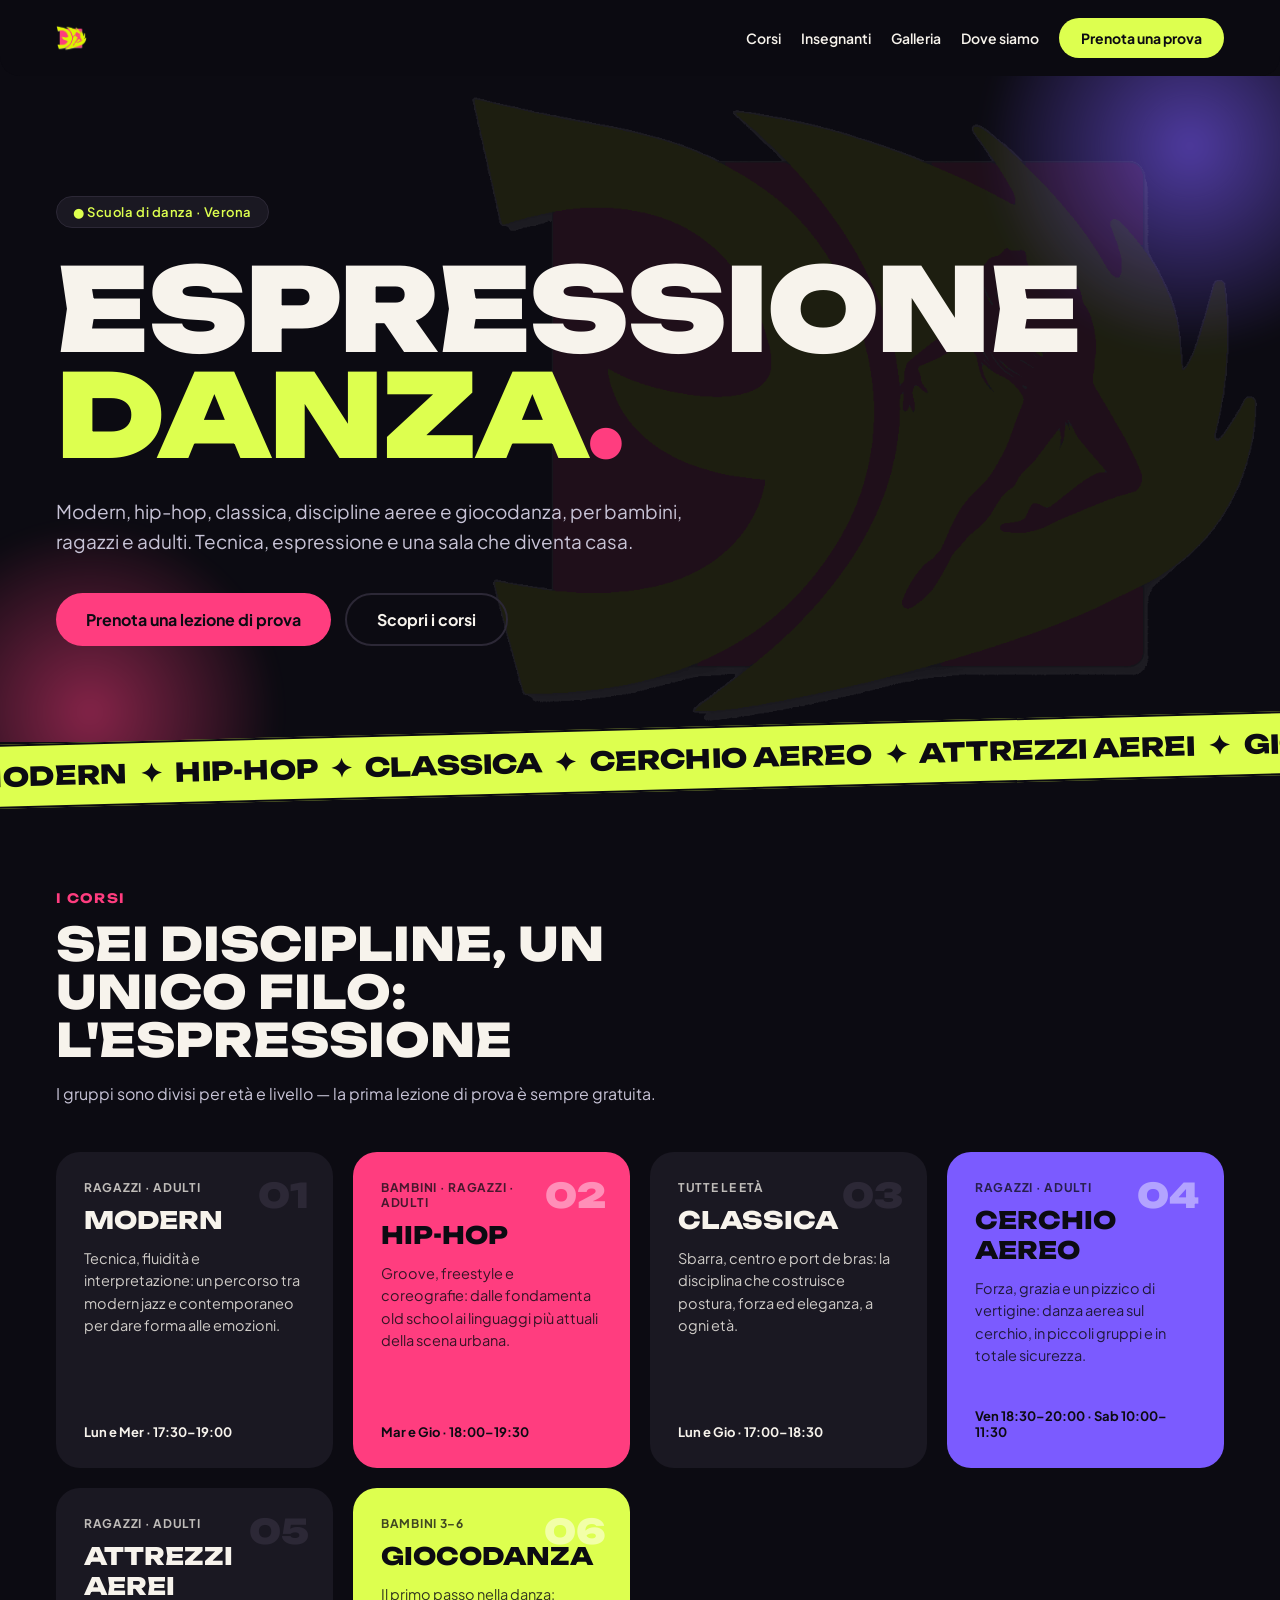
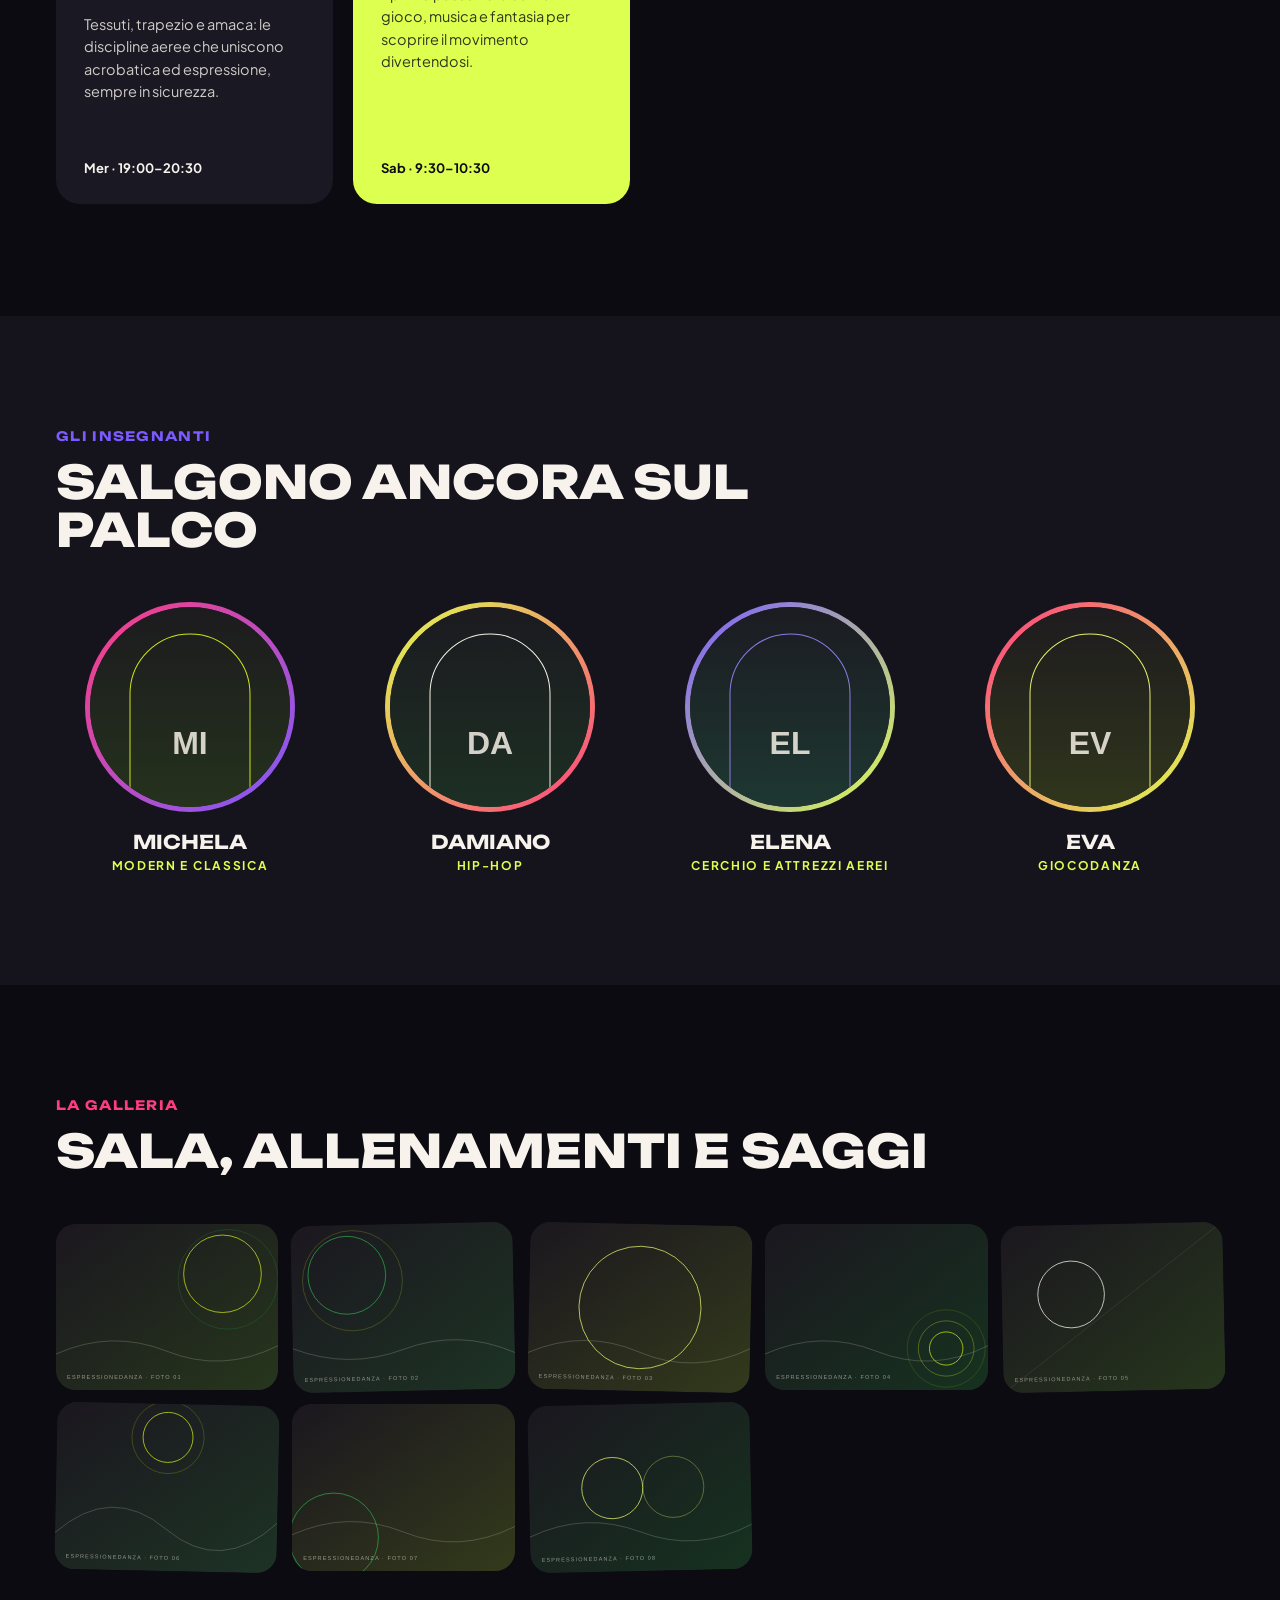
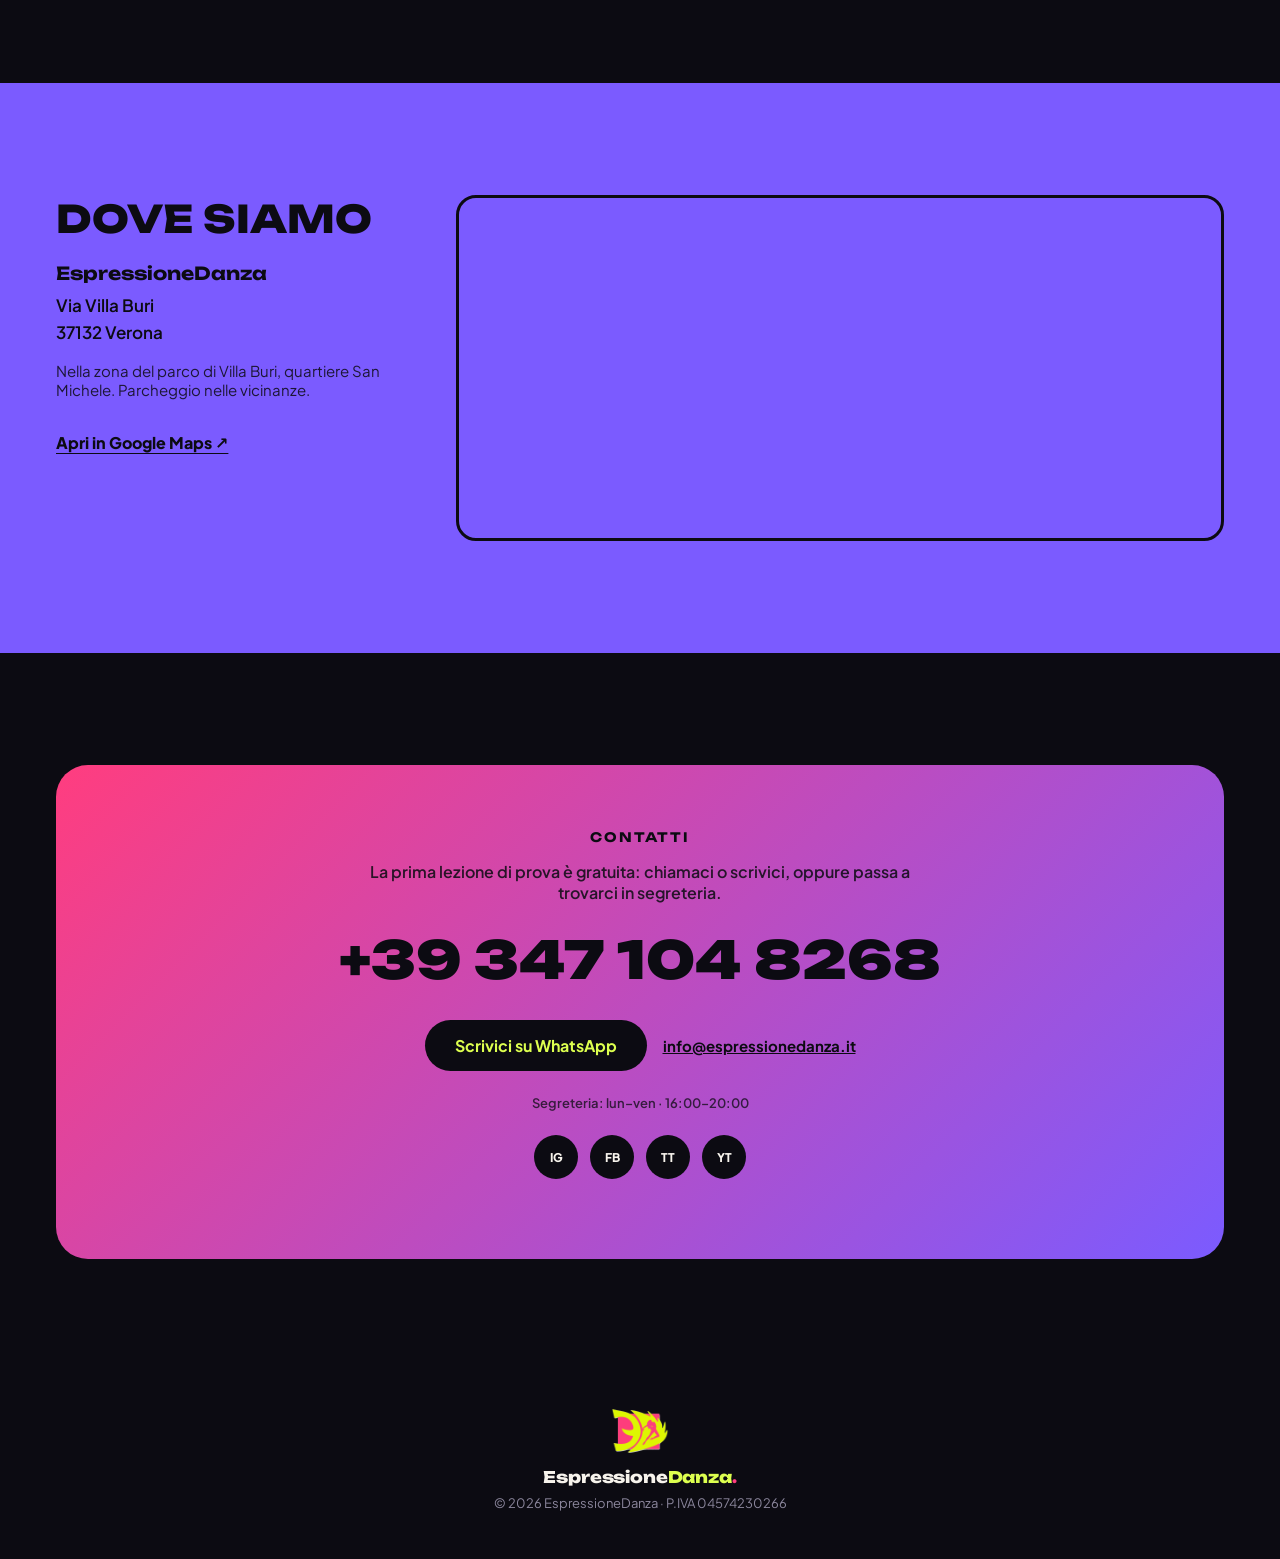
<file: index.html>
<!DOCTYPE html>
<html lang="it"><head>
<meta charset="utf-8">
<meta name="viewport" content="width=device-width, initial-scale=1">
<title>EspressioneDanza — Scuola di danza a Verona | Modern, Hip-Hop, Classica e Discipline Aeree</title>
<meta name="description" content="Corsi di modern, hip-hop, danza classica, cerchio e attrezzi aerei e giocodanza per bambini, ragazzi e adulti a Verona. Prenota una lezione di prova gratuita.">
<meta property="og:title" content="EspressioneDanza — Scuola di danza a Verona">
<meta property="og:description" content="Modern, hip-hop, classica, discipline aeree e giocodanza per tutte le età. Prima lezione di prova gratuita.">
<meta property="og:type" content="website">
<link rel="icon" type="image/svg+xml" href="img/favicon.svg">
<style>/* cyrillic-ext */
@font-face {
  font-family: 'Plus Jakarta Sans';
  font-style: normal;
  font-weight: 400;
  font-display: swap;
  src: url("fonts/plusjakartasans-cyrillic-ext.woff2") format('woff2');
  unicode-range: U+0460-052F, U+1C80-1C8A, U+20B4, U+2DE0-2DFF, U+A640-A69F, U+FE2E-FE2F;
}
/* vietnamese */
@font-face {
  font-family: 'Plus Jakarta Sans';
  font-style: normal;
  font-weight: 400;
  font-display: swap;
  src: url("fonts/plusjakartasans-vietnamese.woff2") format('woff2');
  unicode-range: U+0102-0103, U+0110-0111, U+0128-0129, U+0168-0169, U+01A0-01A1, U+01AF-01B0, U+0300-0301, U+0303-0304, U+0308-0309, U+0323, U+0329, U+1EA0-1EF9, U+20AB;
}
/* latin-ext */
@font-face {
  font-family: 'Plus Jakarta Sans';
  font-style: normal;
  font-weight: 400;
  font-display: swap;
  src: url("fonts/plusjakartasans-latin-ext.woff2") format('woff2');
  unicode-range: U+0100-02BA, U+02BD-02C5, U+02C7-02CC, U+02CE-02D7, U+02DD-02FF, U+0304, U+0308, U+0329, U+1D00-1DBF, U+1E00-1E9F, U+1EF2-1EFF, U+2020, U+20A0-20AB, U+20AD-20C0, U+2113, U+2C60-2C7F, U+A720-A7FF;
}
/* latin */
@font-face {
  font-family: 'Plus Jakarta Sans';
  font-style: normal;
  font-weight: 400;
  font-display: swap;
  src: url("fonts/plusjakartasans-latin.woff2") format('woff2');
  unicode-range: U+0000-00FF, U+0131, U+0152-0153, U+02BB-02BC, U+02C6, U+02DA, U+02DC, U+0304, U+0308, U+0329, U+2000-206F, U+20AC, U+2122, U+2191, U+2193, U+2212, U+2215, U+FEFF, U+FFFD;
}
/* cyrillic-ext */
@font-face {
  font-family: 'Plus Jakarta Sans';
  font-style: normal;
  font-weight: 500;
  font-display: swap;
  src: url("fonts/plusjakartasans-cyrillic-ext.woff2") format('woff2');
  unicode-range: U+0460-052F, U+1C80-1C8A, U+20B4, U+2DE0-2DFF, U+A640-A69F, U+FE2E-FE2F;
}
/* vietnamese */
@font-face {
  font-family: 'Plus Jakarta Sans';
  font-style: normal;
  font-weight: 500;
  font-display: swap;
  src: url("fonts/plusjakartasans-vietnamese.woff2") format('woff2');
  unicode-range: U+0102-0103, U+0110-0111, U+0128-0129, U+0168-0169, U+01A0-01A1, U+01AF-01B0, U+0300-0301, U+0303-0304, U+0308-0309, U+0323, U+0329, U+1EA0-1EF9, U+20AB;
}
/* latin-ext */
@font-face {
  font-family: 'Plus Jakarta Sans';
  font-style: normal;
  font-weight: 500;
  font-display: swap;
  src: url("fonts/plusjakartasans-latin-ext.woff2") format('woff2');
  unicode-range: U+0100-02BA, U+02BD-02C5, U+02C7-02CC, U+02CE-02D7, U+02DD-02FF, U+0304, U+0308, U+0329, U+1D00-1DBF, U+1E00-1E9F, U+1EF2-1EFF, U+2020, U+20A0-20AB, U+20AD-20C0, U+2113, U+2C60-2C7F, U+A720-A7FF;
}
/* latin */
@font-face {
  font-family: 'Plus Jakarta Sans';
  font-style: normal;
  font-weight: 500;
  font-display: swap;
  src: url("fonts/plusjakartasans-latin.woff2") format('woff2');
  unicode-range: U+0000-00FF, U+0131, U+0152-0153, U+02BB-02BC, U+02C6, U+02DA, U+02DC, U+0304, U+0308, U+0329, U+2000-206F, U+20AC, U+2122, U+2191, U+2193, U+2212, U+2215, U+FEFF, U+FFFD;
}
/* cyrillic-ext */
@font-face {
  font-family: 'Plus Jakarta Sans';
  font-style: normal;
  font-weight: 600;
  font-display: swap;
  src: url("fonts/plusjakartasans-cyrillic-ext.woff2") format('woff2');
  unicode-range: U+0460-052F, U+1C80-1C8A, U+20B4, U+2DE0-2DFF, U+A640-A69F, U+FE2E-FE2F;
}
/* vietnamese */
@font-face {
  font-family: 'Plus Jakarta Sans';
  font-style: normal;
  font-weight: 600;
  font-display: swap;
  src: url("fonts/plusjakartasans-vietnamese.woff2") format('woff2');
  unicode-range: U+0102-0103, U+0110-0111, U+0128-0129, U+0168-0169, U+01A0-01A1, U+01AF-01B0, U+0300-0301, U+0303-0304, U+0308-0309, U+0323, U+0329, U+1EA0-1EF9, U+20AB;
}
/* latin-ext */
@font-face {
  font-family: 'Plus Jakarta Sans';
  font-style: normal;
  font-weight: 600;
  font-display: swap;
  src: url("fonts/plusjakartasans-latin-ext.woff2") format('woff2');
  unicode-range: U+0100-02BA, U+02BD-02C5, U+02C7-02CC, U+02CE-02D7, U+02DD-02FF, U+0304, U+0308, U+0329, U+1D00-1DBF, U+1E00-1E9F, U+1EF2-1EFF, U+2020, U+20A0-20AB, U+20AD-20C0, U+2113, U+2C60-2C7F, U+A720-A7FF;
}
/* latin */
@font-face {
  font-family: 'Plus Jakarta Sans';
  font-style: normal;
  font-weight: 600;
  font-display: swap;
  src: url("fonts/plusjakartasans-latin.woff2") format('woff2');
  unicode-range: U+0000-00FF, U+0131, U+0152-0153, U+02BB-02BC, U+02C6, U+02DA, U+02DC, U+0304, U+0308, U+0329, U+2000-206F, U+20AC, U+2122, U+2191, U+2193, U+2212, U+2215, U+FEFF, U+FFFD;
}
/* cyrillic-ext */
@font-face {
  font-family: 'Plus Jakarta Sans';
  font-style: normal;
  font-weight: 700;
  font-display: swap;
  src: url("fonts/plusjakartasans-cyrillic-ext.woff2") format('woff2');
  unicode-range: U+0460-052F, U+1C80-1C8A, U+20B4, U+2DE0-2DFF, U+A640-A69F, U+FE2E-FE2F;
}
/* vietnamese */
@font-face {
  font-family: 'Plus Jakarta Sans';
  font-style: normal;
  font-weight: 700;
  font-display: swap;
  src: url("fonts/plusjakartasans-vietnamese.woff2") format('woff2');
  unicode-range: U+0102-0103, U+0110-0111, U+0128-0129, U+0168-0169, U+01A0-01A1, U+01AF-01B0, U+0300-0301, U+0303-0304, U+0308-0309, U+0323, U+0329, U+1EA0-1EF9, U+20AB;
}
/* latin-ext */
@font-face {
  font-family: 'Plus Jakarta Sans';
  font-style: normal;
  font-weight: 700;
  font-display: swap;
  src: url("fonts/plusjakartasans-latin-ext.woff2") format('woff2');
  unicode-range: U+0100-02BA, U+02BD-02C5, U+02C7-02CC, U+02CE-02D7, U+02DD-02FF, U+0304, U+0308, U+0329, U+1D00-1DBF, U+1E00-1E9F, U+1EF2-1EFF, U+2020, U+20A0-20AB, U+20AD-20C0, U+2113, U+2C60-2C7F, U+A720-A7FF;
}
/* latin */
@font-face {
  font-family: 'Plus Jakarta Sans';
  font-style: normal;
  font-weight: 700;
  font-display: swap;
  src: url("fonts/plusjakartasans-latin.woff2") format('woff2');
  unicode-range: U+0000-00FF, U+0131, U+0152-0153, U+02BB-02BC, U+02C6, U+02DA, U+02DC, U+0304, U+0308, U+0329, U+2000-206F, U+20AC, U+2122, U+2191, U+2193, U+2212, U+2215, U+FEFF, U+FFFD;
}
/* cyrillic-ext */
@font-face {
  font-family: 'Plus Jakarta Sans';
  font-style: normal;
  font-weight: 800;
  font-display: swap;
  src: url("fonts/plusjakartasans-cyrillic-ext.woff2") format('woff2');
  unicode-range: U+0460-052F, U+1C80-1C8A, U+20B4, U+2DE0-2DFF, U+A640-A69F, U+FE2E-FE2F;
}
/* vietnamese */
@font-face {
  font-family: 'Plus Jakarta Sans';
  font-style: normal;
  font-weight: 800;
  font-display: swap;
  src: url("fonts/plusjakartasans-vietnamese.woff2") format('woff2');
  unicode-range: U+0102-0103, U+0110-0111, U+0128-0129, U+0168-0169, U+01A0-01A1, U+01AF-01B0, U+0300-0301, U+0303-0304, U+0308-0309, U+0323, U+0329, U+1EA0-1EF9, U+20AB;
}
/* latin-ext */
@font-face {
  font-family: 'Plus Jakarta Sans';
  font-style: normal;
  font-weight: 800;
  font-display: swap;
  src: url("fonts/plusjakartasans-latin-ext.woff2") format('woff2');
  unicode-range: U+0100-02BA, U+02BD-02C5, U+02C7-02CC, U+02CE-02D7, U+02DD-02FF, U+0304, U+0308, U+0329, U+1D00-1DBF, U+1E00-1E9F, U+1EF2-1EFF, U+2020, U+20A0-20AB, U+20AD-20C0, U+2113, U+2C60-2C7F, U+A720-A7FF;
}
/* latin */
@font-face {
  font-family: 'Plus Jakarta Sans';
  font-style: normal;
  font-weight: 800;
  font-display: swap;
  src: url("fonts/plusjakartasans-latin.woff2") format('woff2');
  unicode-range: U+0000-00FF, U+0131, U+0152-0153, U+02BB-02BC, U+02C6, U+02DA, U+02DC, U+0304, U+0308, U+0329, U+2000-206F, U+20AC, U+2122, U+2191, U+2193, U+2212, U+2215, U+FEFF, U+FFFD;
}
/* cyrillic-ext */
@font-face {
  font-family: 'Unbounded';
  font-style: normal;
  font-weight: 600;
  font-display: swap;
  src: url("fonts/unbounded-cyrillic-ext.woff2") format('woff2');
  unicode-range: U+0460-052F, U+1C80-1C8A, U+20B4, U+2DE0-2DFF, U+A640-A69F, U+FE2E-FE2F;
}
/* cyrillic */
@font-face {
  font-family: 'Unbounded';
  font-style: normal;
  font-weight: 600;
  font-display: swap;
  src: url("fonts/unbounded-cyrillic.woff2") format('woff2');
  unicode-range: U+0301, U+0400-045F, U+0490-0491, U+04B0-04B1, U+2116;
}
/* vietnamese */
@font-face {
  font-family: 'Unbounded';
  font-style: normal;
  font-weight: 600;
  font-display: swap;
  src: url("fonts/unbounded-vietnamese.woff2") format('woff2');
  unicode-range: U+0102-0103, U+0110-0111, U+0128-0129, U+0168-0169, U+01A0-01A1, U+01AF-01B0, U+0300-0301, U+0303-0304, U+0308-0309, U+0323, U+0329, U+1EA0-1EF9, U+20AB;
}
/* latin-ext */
@font-face {
  font-family: 'Unbounded';
  font-style: normal;
  font-weight: 600;
  font-display: swap;
  src: url("fonts/unbounded-latin-ext.woff2") format('woff2');
  unicode-range: U+0100-02BA, U+02BD-02C5, U+02C7-02CC, U+02CE-02D7, U+02DD-02FF, U+0304, U+0308, U+0329, U+1D00-1DBF, U+1E00-1E9F, U+1EF2-1EFF, U+2020, U+20A0-20AB, U+20AD-20C0, U+2113, U+2C60-2C7F, U+A720-A7FF;
}
/* latin */
@font-face {
  font-family: 'Unbounded';
  font-style: normal;
  font-weight: 600;
  font-display: swap;
  src: url("fonts/unbounded-latin.woff2") format('woff2');
  unicode-range: U+0000-00FF, U+0131, U+0152-0153, U+02BB-02BC, U+02C6, U+02DA, U+02DC, U+0304, U+0308, U+0329, U+2000-206F, U+20AC, U+2122, U+2191, U+2193, U+2212, U+2215, U+FEFF, U+FFFD;
}
/* cyrillic-ext */
@font-face {
  font-family: 'Unbounded';
  font-style: normal;
  font-weight: 700;
  font-display: swap;
  src: url("fonts/unbounded-cyrillic-ext.woff2") format('woff2');
  unicode-range: U+0460-052F, U+1C80-1C8A, U+20B4, U+2DE0-2DFF, U+A640-A69F, U+FE2E-FE2F;
}
/* cyrillic */
@font-face {
  font-family: 'Unbounded';
  font-style: normal;
  font-weight: 700;
  font-display: swap;
  src: url("fonts/unbounded-cyrillic.woff2") format('woff2');
  unicode-range: U+0301, U+0400-045F, U+0490-0491, U+04B0-04B1, U+2116;
}
/* vietnamese */
@font-face {
  font-family: 'Unbounded';
  font-style: normal;
  font-weight: 700;
  font-display: swap;
  src: url("fonts/unbounded-vietnamese.woff2") format('woff2');
  unicode-range: U+0102-0103, U+0110-0111, U+0128-0129, U+0168-0169, U+01A0-01A1, U+01AF-01B0, U+0300-0301, U+0303-0304, U+0308-0309, U+0323, U+0329, U+1EA0-1EF9, U+20AB;
}
/* latin-ext */
@font-face {
  font-family: 'Unbounded';
  font-style: normal;
  font-weight: 700;
  font-display: swap;
  src: url("fonts/unbounded-latin-ext.woff2") format('woff2');
  unicode-range: U+0100-02BA, U+02BD-02C5, U+02C7-02CC, U+02CE-02D7, U+02DD-02FF, U+0304, U+0308, U+0329, U+1D00-1DBF, U+1E00-1E9F, U+1EF2-1EFF, U+2020, U+20A0-20AB, U+20AD-20C0, U+2113, U+2C60-2C7F, U+A720-A7FF;
}
/* latin */
@font-face {
  font-family: 'Unbounded';
  font-style: normal;
  font-weight: 700;
  font-display: swap;
  src: url("fonts/unbounded-latin.woff2") format('woff2');
  unicode-range: U+0000-00FF, U+0131, U+0152-0153, U+02BB-02BC, U+02C6, U+02DA, U+02DC, U+0304, U+0308, U+0329, U+2000-206F, U+20AC, U+2122, U+2191, U+2193, U+2212, U+2215, U+FEFF, U+FFFD;
}
/* cyrillic-ext */
@font-face {
  font-family: 'Unbounded';
  font-style: normal;
  font-weight: 800;
  font-display: swap;
  src: url("fonts/unbounded-cyrillic-ext.woff2") format('woff2');
  unicode-range: U+0460-052F, U+1C80-1C8A, U+20B4, U+2DE0-2DFF, U+A640-A69F, U+FE2E-FE2F;
}
/* cyrillic */
@font-face {
  font-family: 'Unbounded';
  font-style: normal;
  font-weight: 800;
  font-display: swap;
  src: url("fonts/unbounded-cyrillic.woff2") format('woff2');
  unicode-range: U+0301, U+0400-045F, U+0490-0491, U+04B0-04B1, U+2116;
}
/* vietnamese */
@font-face {
  font-family: 'Unbounded';
  font-style: normal;
  font-weight: 800;
  font-display: swap;
  src: url("fonts/unbounded-vietnamese.woff2") format('woff2');
  unicode-range: U+0102-0103, U+0110-0111, U+0128-0129, U+0168-0169, U+01A0-01A1, U+01AF-01B0, U+0300-0301, U+0303-0304, U+0308-0309, U+0323, U+0329, U+1EA0-1EF9, U+20AB;
}
/* latin-ext */
@font-face {
  font-family: 'Unbounded';
  font-style: normal;
  font-weight: 800;
  font-display: swap;
  src: url("fonts/unbounded-latin-ext.woff2") format('woff2');
  unicode-range: U+0100-02BA, U+02BD-02C5, U+02C7-02CC, U+02CE-02D7, U+02DD-02FF, U+0304, U+0308, U+0329, U+1D00-1DBF, U+1E00-1E9F, U+1EF2-1EFF, U+2020, U+20A0-20AB, U+20AD-20C0, U+2113, U+2C60-2C7F, U+A720-A7FF;
}
/* latin */
@font-face {
  font-family: 'Unbounded';
  font-style: normal;
  font-weight: 800;
  font-display: swap;
  src: url("fonts/unbounded-latin.woff2") format('woff2');
  unicode-range: U+0000-00FF, U+0131, U+0152-0153, U+02BB-02BC, U+02C6, U+02DA, U+02DC, U+0304, U+0308, U+0329, U+2000-206F, U+20AC, U+2122, U+2191, U+2193, U+2212, U+2215, U+FEFF, U+FFFD;
}
/* cyrillic-ext */
@font-face {
  font-family: 'Unbounded';
  font-style: normal;
  font-weight: 900;
  font-display: swap;
  src: url("fonts/unbounded-cyrillic-ext.woff2") format('woff2');
  unicode-range: U+0460-052F, U+1C80-1C8A, U+20B4, U+2DE0-2DFF, U+A640-A69F, U+FE2E-FE2F;
}
/* cyrillic */
@font-face {
  font-family: 'Unbounded';
  font-style: normal;
  font-weight: 900;
  font-display: swap;
  src: url("fonts/unbounded-cyrillic.woff2") format('woff2');
  unicode-range: U+0301, U+0400-045F, U+0490-0491, U+04B0-04B1, U+2116;
}
/* vietnamese */
@font-face {
  font-family: 'Unbounded';
  font-style: normal;
  font-weight: 900;
  font-display: swap;
  src: url("fonts/unbounded-vietnamese.woff2") format('woff2');
  unicode-range: U+0102-0103, U+0110-0111, U+0128-0129, U+0168-0169, U+01A0-01A1, U+01AF-01B0, U+0300-0301, U+0303-0304, U+0308-0309, U+0323, U+0329, U+1EA0-1EF9, U+20AB;
}
/* latin-ext */
@font-face {
  font-family: 'Unbounded';
  font-style: normal;
  font-weight: 900;
  font-display: swap;
  src: url("fonts/unbounded-latin-ext.woff2") format('woff2');
  unicode-range: U+0100-02BA, U+02BD-02C5, U+02C7-02CC, U+02CE-02D7, U+02DD-02FF, U+0304, U+0308, U+0329, U+1D00-1DBF, U+1E00-1E9F, U+1EF2-1EFF, U+2020, U+20A0-20AB, U+20AD-20C0, U+2113, U+2C60-2C7F, U+A720-A7FF;
}
/* latin */
@font-face {
  font-family: 'Unbounded';
  font-style: normal;
  font-weight: 900;
  font-display: swap;
  src: url("fonts/unbounded-latin.woff2") format('woff2');
  unicode-range: U+0000-00FF, U+0131, U+0152-0153, U+02BB-02BC, U+02C6, U+02DA, U+02DC, U+0304, U+0308, U+0329, U+2000-206F, U+20AC, U+2122, U+2191, U+2193, U+2212, U+2215, U+FEFF, U+FFFD;
}
</style>

<style>
  @keyframes ed-marquee { from { transform: translateX(0); } to { transform: translateX(-50%); } }
  @media (prefers-reduced-motion: reduce) { .ed-marquee-track { animation: none !important; } }
  html { scroll-behavior: smooth; background:#0c0b12; }
  body { margin:0; font-family:'Plus Jakarta Sans', system-ui, sans-serif; background:#0c0b12; color:#f7f3ec; overflow-x:clip; }
  ::selection { background:#ddff4f; color:#0c0b12; }
  a { color: inherit; }
  img { display:block; max-width:100%; }
  .container { max-width:1280px; margin:0 auto; padding-inline:clamp(20px,5vw,56px); }
  nav.top { position:sticky; top:0; z-index:50; display:flex; flex-wrap:wrap; align-items:center; gap:20px; max-width:1280px; margin:0 auto; padding:18px clamp(20px,5vw,56px); background:rgba(12,11,18,0.88); backdrop-filter:blur(10px); border-radius:0 0 20px 20px; }
  .brand { font-family:'Unbounded',sans-serif; font-weight:800; font-size:19px; margin-right:auto; letter-spacing:-0.01em; text-decoration:none; color:#f7f3ec; }
  nav.top .brand { display:inline-flex; align-items:center; gap:8px; }
  nav.top .brand img { display:block; }
  nav.top .brand-text { opacity:0; transform:translateY(-6px); pointer-events:none; transition:opacity .3s ease, transform .3s ease; }
  nav.top .brand.visible .brand-text { opacity:1; transform:translateY(0); pointer-events:auto; }
  @media (prefers-reduced-motion: reduce) { nav.top .brand-text { transition:none; } }
  .nav-links { display:flex; align-items:center; gap:20px; }
  nav.top a.link { color:#f7f3ec; text-decoration:none; font-weight:600; font-size:14px; }
  nav.top a.link:hover { color:#ddff4f; }
  .btn-cta { background:#ddff4f; color:#0c0b12; text-decoration:none; font-weight:700; font-size:14px; padding:11px 22px; border-radius:999px; white-space:nowrap; }
  .btn-cta:hover { background:#f7f3ec; }
  .nav-toggle { display:none; background:none; border:0; padding:8px; margin:0; cursor:pointer; }
  .nav-toggle span { display:block; width:24px; height:2px; background:#f7f3ec; margin:5px 0; border-radius:2px; transition:transform .25s ease, opacity .25s ease; }
  .nav-toggle[aria-expanded="true"] span:nth-child(1) { transform:translateY(7px) rotate(45deg); }
  .nav-toggle[aria-expanded="true"] span:nth-child(2) { opacity:0; }
  .nav-toggle[aria-expanded="true"] span:nth-child(3) { transform:translateY(-7px) rotate(-45deg); }
  @media (max-width: 860px) {
    nav.top { padding:14px 20px; }
    .nav-toggle { display:block; }
    .nav-links { display:none; flex-direction:column; align-items:stretch; width:100%; gap:2px; margin-top:14px; padding-top:14px; border-top:1px solid #2c2836; }
    .nav-links.open { display:flex; }
    nav.top a.link { padding:12px 4px; font-size:16px; border-bottom:1px solid #201e29; }
    .nav-links .btn-cta { text-align:center; margin-top:10px; }
  }
  .hero { position:relative; padding:clamp(56px,10vw,120px) clamp(20px,5vw,56px) clamp(48px,8vw,96px); overflow:hidden; max-width:1280px; margin:0 auto; }
  .blob-1 { position:absolute; top:-140px; right:-120px; width:420px; height:420px; border-radius:50%; background:radial-gradient(circle, #7b5bff 0%, transparent 70%); filter:blur(10px); opacity:0.6; pointer-events:none; }
  .blob-2 { position:absolute; bottom:-160px; left:-100px; width:380px; height:380px; border-radius:50%; background:radial-gradient(circle, #ff3d7f 0%, transparent 70%); filter:blur(10px); opacity:0.5; pointer-events:none; }
  .hero-watermark { position:absolute; top:50%; right:0; transform:translateY(-50%); height:120%; width:auto; opacity:0.08; pointer-events:none; z-index:0; }
  .kicker-pill { display:inline-flex; align-items:center; gap:8px; background:#1a1822; border:1px solid #2c2836; color:#ddff4f; font-weight:600; font-size:13px; letter-spacing:0.04em; padding:7px 16px; border-radius:999px; }
  h1.display { font-family:'Unbounded',sans-serif; font-weight:900; font-size:clamp(34px,9vw,120px); line-height:0.92; letter-spacing:-0.02em; margin:28px 0 0; text-transform:uppercase; }
  .hero p.lead { font-size:19px; line-height:1.6; max-width:46ch; margin:28px 0 0; color:#c7c3d6; }
  .hero-cta { display:flex; gap:14px; flex-wrap:wrap; margin-top:36px; }
  .btn-primary { background:#ff3d7f; color:#0c0b12; text-decoration:none; font-weight:700; font-size:16px; padding:16px 30px; border-radius:999px; display:inline-block; }
  .btn-primary:hover { background:#ddff4f; }
  .btn-outline { border:2px solid #2c2836; color:#f7f3ec; text-decoration:none; font-weight:700; font-size:16px; padding:14px 30px; border-radius:999px; display:inline-block; }
  .btn-outline:hover { border-color:#7b5bff; color:#7b5bff; }
  .marquee-wrap { background:#ddff4f; transform:rotate(-1.5deg) scaleX(1.05); margin-block:-14px; overflow:hidden; border-block:2px solid #0c0b12; position:relative; z-index:2; }
  .marquee-track { display:flex; width:max-content; animation:ed-marquee 26s linear infinite; }
  .marquee-track span { font-family:'Unbounded',sans-serif; font-weight:800; font-size:clamp(18px,3vw,26px); text-transform:uppercase; color:#0c0b12; padding-block:14px; white-space:nowrap; }
  section.block { max-width:1280px; margin:0 auto; padding:clamp(64px,9vw,112px) clamp(20px,5vw,56px); }
  .eyebrow { display:block; font-family:'Unbounded',sans-serif; font-weight:700; font-size:13px; letter-spacing:0.1em; text-transform:uppercase; }
  h2.h2 { font-family:'Unbounded',sans-serif; font-weight:800; font-size:clamp(30px,4.5vw,46px); line-height:1.05; margin:14px 0 0; text-transform:uppercase; }
  .section-intro { font-size:16px; max-width:56ch; margin:18px 0 0; color:#c7c3d6; }
  .corsi-grid { display:grid; grid-template-columns:repeat(auto-fit, minmax(270px, 1fr)); gap:20px; margin-top:48px; }
  .card-corso { border-radius:24px; padding:28px; position:relative; overflow:hidden; min-height:260px; display:flex; flex-direction:column; }
  .card-corso .num { font-family:'Unbounded',sans-serif; font-weight:900; font-size:34px; line-height:1; position:absolute; top:26px; right:24px; }
  .card-corso .eta { font-weight:700; font-size:12px; letter-spacing:0.06em; text-transform:uppercase; opacity:0.75; max-width:calc(100% - 56px); }
  .card-corso h3 { font-family:'Unbounded',sans-serif; font-weight:800; font-size:24px; text-transform:uppercase; margin:10px 0 0; max-width:calc(100% - 56px); }
  .card-corso p { font-size:14.5px; line-height:1.55; margin:12px 0 0; opacity:0.82; flex:1; }
  .card-corso .orario { display:inline-block; margin-top:16px; font-weight:700; font-size:13px; }
  section.dark { background:#15131c; padding:clamp(64px,9vw,112px) 0; }
  .insegnanti-grid { display:grid; grid-template-columns:repeat(auto-fit, minmax(180px, 1fr)); gap:32px; margin-top:48px; }
  .card-insegnante { text-align:center; }
  .ring { width:min(100%,200px); aspect-ratio:1/1; margin:0 auto; border-radius:50%; padding:5px; }
  .ring img, .ring .ph { width:100%; height:100%; border-radius:50%; object-fit:cover; background:#232032; }
  .card-insegnante h3 { font-family:'Unbounded',sans-serif; font-weight:700; font-size:19px; margin:18px 0 0; text-transform:uppercase; }
  .card-insegnante .ruolo { font-size:12px; font-weight:700; letter-spacing:0.14em; text-transform:uppercase; color:#ddff4f; margin:4px 0 0; }
  .galleria-grid { display:grid; grid-template-columns:repeat(auto-fill, minmax(220px, 1fr)); gap:14px; margin-top:48px; }
  .galleria-grid .foto { border-radius:20px; overflow:hidden; aspect-ratio:4/3; background:#1a1822; }
  .galleria-grid .foto img { width:100%; height:100%; object-fit:cover; }
  section.viola { background:#7b5bff; color:#0c0b12; padding:clamp(64px,9vw,112px) 0; }
  .dove-grid { display:grid; grid-template-columns:minmax(240px,360px) minmax(0,1fr); gap:40px; align-items:start; }
  .dove-grid h2 { font-family:'Unbounded',sans-serif; font-weight:800; font-size:clamp(28px,4vw,38px); margin:0; text-transform:uppercase; }
  .dove-grid h3 { font-family:'Unbounded',sans-serif; font-weight:700; font-size:18px; margin:20px 0 0; }
  .dove-grid address { font-style:normal; font-size:17px; font-weight:600; line-height:1.6; margin-top:8px; }
  .dove-grid p { font-size:15px; margin-top:14px; opacity:0.85; }
  .mappa-link { display:inline-block; margin-top:18px; font-weight:800; color:#0c0b12; text-decoration:underline; text-underline-offset:4px; }
  .mappa-wrap { border-radius:20px; overflow:hidden; border:3px solid #0c0b12; }
  .mappa-wrap iframe { display:block; width:100%; min-height:340px; border:0; }
  .contatto-box { background:linear-gradient(135deg,#ff3d7f,#7b5bff); border-radius:32px; padding:clamp(36px,6vw,64px); text-align:center; }
  .contatto-box .eyebrow { color:#0c0b12; letter-spacing:0.16em; }
  .contatto-box .desc { font-size:16px; max-width:50ch; margin:16px auto 0; color:#0c0b12; opacity:0.85; font-weight:600; }
  .contatto-tel { display:block; font-family:'Unbounded',sans-serif; font-weight:900; font-size:clamp(30px,6vw,52px); margin-top:24px; color:#0c0b12; text-decoration:none; }
  .contatto-azioni { display:flex; gap:16px; flex-wrap:wrap; align-items:center; justify-content:center; margin-top:28px; }
  .btn-whatsapp { background:#0c0b12; color:#ddff4f; text-decoration:none; font-weight:700; font-size:16px; padding:15px 30px; border-radius:999px; }
  .btn-whatsapp:hover { background:#15131c; }
  .contatto-mail { color:#0c0b12; font-weight:700; font-size:15px; text-decoration:underline; }
  .contatto-orari { font-size:13px; font-weight:600; margin-top:24px; color:#0c0b12; opacity:0.75; }
  .social-list { display:flex; gap:12px; justify-content:center; margin-top:24px; list-style:none; padding:0; }
  .social-badge { width:44px; height:44px; display:inline-flex; align-items:center; justify-content:center; border-radius:50%; background:#0c0b12; color:#f7f3ec; font-weight:800; font-size:12px; text-decoration:none; }
  .social-badge:hover { background:#15131c; color:#ddff4f; }
  .site-footer { max-width:1280px; margin:0 auto; padding:32px clamp(20px,5vw,56px) 48px; display:flex; flex-direction:column; align-items:center; gap:8px; text-align:center; color:#8b869c; font-size:13px; }
  .site-footer .brand { font-size:16px; margin-right:0; }
  .site-footer p { margin:0; }
</style>
</head>
<body>

<a class="skip-link sr-only" href="#contenuto"></a>

<nav class="top" aria-label="Principale">
  <a class="brand" href="#hero"><img src="img/logo-mark.png" alt="EspressioneDanza" style="height:30px; width:auto;"><span class="brand-text">Espressione<span style="color:#ddff4f">Danza</span><span style="color:#ff3d7f">.</span></span></a>
  <button class="nav-toggle" type="button" aria-expanded="false" aria-controls="nav-links" aria-label="Apri il menu">
    <span></span><span></span><span></span>
  </button>
  <div class="nav-links" id="nav-links">
    <a class="link" href="#corsi">Corsi</a>
    <a class="link" href="#insegnanti">Insegnanti</a>
    <a class="link" href="#galleria">Galleria</a>
    <a class="link" href="#dove-siamo">Dove siamo</a>
    <a class="btn-cta" href="https://wa.me/393471048268" target="_blank" rel="noopener">Prenota una prova</a>
  </div>
</nav>

<main id="contenuto">

<section id="hero" class="hero">
  <div class="blob-1" aria-hidden="true"></div>
  <div class="blob-2" aria-hidden="true"></div>
  <img class="hero-watermark" src="img/logo-mark.png" alt="" aria-hidden="true">
  <div style="position:relative; z-index:1;">
    <span class="kicker-pill">● Scuola di danza · Verona</span>
    <h1 class="display">Espressione<br><span style="color:#ddff4f">Danza</span><span style="color:#ff3d7f">.</span></h1>
    <p class="lead">Modern, hip-hop, classica, discipline aeree e giocodanza, per bambini, ragazzi e adulti. Tecnica, espressione e una sala che diventa casa.</p>
    <div class="hero-cta">
      <a class="btn-primary" href="https://wa.me/393471048268" target="_blank" rel="noopener">Prenota una lezione di prova</a>
      <a class="btn-outline" href="#corsi">Scopri i corsi</a>
    </div>
  </div>
</section>

<div class="marquee-wrap" aria-hidden="true">
  <div class="marquee-track">
    <span>MODERN&nbsp;&nbsp;✦&nbsp;&nbsp;HIP-HOP&nbsp;&nbsp;✦&nbsp;&nbsp;CLASSICA&nbsp;&nbsp;✦&nbsp;&nbsp;CERCHIO AEREO&nbsp;&nbsp;✦&nbsp;&nbsp;ATTREZZI AEREI&nbsp;&nbsp;✦&nbsp;&nbsp;GIOCODANZA&nbsp;&nbsp;✦&nbsp;&nbsp;</span>
    <span>MODERN&nbsp;&nbsp;✦&nbsp;&nbsp;HIP-HOP&nbsp;&nbsp;✦&nbsp;&nbsp;CLASSICA&nbsp;&nbsp;✦&nbsp;&nbsp;CERCHIO AEREO&nbsp;&nbsp;✦&nbsp;&nbsp;ATTREZZI AEREI&nbsp;&nbsp;✦&nbsp;&nbsp;GIOCODANZA&nbsp;&nbsp;✦&nbsp;&nbsp;</span>
  </div>
</div>

<section id="corsi" class="block">
  <span class="eyebrow" style="color:#ff3d7f;">I corsi</span>
  <h2 class="h2" style="max-width:16ch;">Sei discipline, un unico filo: l'espressione</h2>
  <p class="section-intro">I gruppi sono divisi per età e livello — la prima lezione di prova è sempre gratuita.</p>
  <div class="corsi-grid">
    <article class="card-corso" style="background:#1a1822; color:#f7f3ec;">
      <span class="num" style="color:#2c2836;">01</span>
      <span class="eta">Ragazzi · Adulti</span>
      <h3>Modern</h3>
      <p>Tecnica, fluidità e interpretazione: un percorso tra modern jazz e contemporaneo per dare forma alle emozioni.</p>
      <span class="orario">Lun e Mer · 17:30–19:00</span>
    </article>
    <article class="card-corso" style="background:#ff3d7f; color:#0c0b12;">
      <span class="num" style="color:#ff8fb8;">02</span>
      <span class="eta">Bambini · Ragazzi · Adulti</span>
      <h3>Hip-Hop</h3>
      <p>Groove, freestyle e coreografie: dalle fondamenta old school ai linguaggi più attuali della scena urbana.</p>
      <span class="orario">Mar e Gio · 18:00–19:30</span>
    </article>
    <article class="card-corso" style="background:#1a1822; color:#f7f3ec;">
      <span class="num" style="color:#2c2836;">03</span>
      <span class="eta">Tutte le età</span>
      <h3>Classica</h3>
      <p>Sbarra, centro e port de bras: la disciplina che costruisce postura, forza ed eleganza, a ogni età.</p>
      <span class="orario">Lun e Gio · 17:00–18:30</span>
    </article>
    <article class="card-corso" style="background:#7b5bff; color:#0c0b12;">
      <span class="num" style="color:#b3a3ff;">04</span>
      <span class="eta">Ragazzi · Adulti</span>
      <h3>Cerchio Aereo</h3>
      <p>Forza, grazia e un pizzico di vertigine: danza aerea sul cerchio, in piccoli gruppi e in totale sicurezza.</p>
      <span class="orario">Ven 18:30–20:00 · Sab 10:00–11:30</span>
    </article>
    <article class="card-corso" style="background:#1a1822; color:#f7f3ec;">
      <span class="num" style="color:#2c2836;">05</span>
      <span class="eta">Ragazzi · Adulti</span>
      <h3>Attrezzi Aerei</h3>
      <p>Tessuti, trapezio e amaca: le discipline aeree che uniscono acrobatica ed espressione, sempre in sicurezza.</p>
      <span class="orario">Mer · 19:00–20:30</span>
    </article>
    <article class="card-corso" style="background:#ddff4f; color:#0c0b12;">
      <span class="num" style="color:#f2ffa8;">06</span>
      <span class="eta">Bambini 3–6</span>
      <h3>Giocodanza</h3>
      <p>Il primo passo nella danza: gioco, musica e fantasia per scoprire il movimento divertendosi.</p>
      <span class="orario">Sab · 9:30–10:30</span>
    </article>
  </div>
</section>

<section id="insegnanti" class="dark">
  <div class="container">
    <span class="eyebrow" style="color:#7b5bff;">Gli insegnanti</span>
    <h2 class="h2" style="max-width:18ch;">Salgono ancora sul palco</h2>
    <div class="insegnanti-grid">
      <div class="card-insegnante">
        <div class="ring" style="background:linear-gradient(135deg,#ff3d7f,#7b5bff);"><img class="ph" src="img/placeholder-insegnante-01.svg" alt="Foto di Michela — segnaposto" loading="lazy"></div>
        <h3>Michela</h3>
        <p class="ruolo">Modern e Classica</p>
      </div>
      <div class="card-insegnante">
        <div class="ring" style="background:linear-gradient(135deg,#ddff4f,#ff3d7f);"><img class="ph" src="img/placeholder-insegnante-02.svg" alt="Foto di Damiano — segnaposto" loading="lazy"></div>
        <h3>Damiano</h3>
        <p class="ruolo">Hip-Hop</p>
      </div>
      <div class="card-insegnante">
        <div class="ring" style="background:linear-gradient(135deg,#7b5bff,#ddff4f);"><img class="ph" src="img/placeholder-insegnante-03.svg" alt="Foto di Elena — segnaposto" loading="lazy"></div>
        <h3>Elena</h3>
        <p class="ruolo">Cerchio e Attrezzi Aerei</p>
      </div>
      <div class="card-insegnante">
        <div class="ring" style="background:linear-gradient(135deg,#ff3d7f,#ddff4f);"><img class="ph" src="img/placeholder-insegnante-04.svg" alt="Foto di Eva — segnaposto" loading="lazy"></div>
        <h3>Eva</h3>
        <p class="ruolo">Giocodanza</p>
      </div>
    </div>
  </div>
</section>

<section id="galleria" class="block">
  <span class="eyebrow" style="color:#ff3d7f;">La galleria</span>
  <h2 class="h2">Sala, allenamenti e saggi</h2>
  <div class="galleria-grid">
    <div class="foto" style="transform:none;"><img src="img/placeholder-galleria-01.svg" alt="Segnaposto galleria 1" loading="lazy"></div>
    <div class="foto" style="transform:rotate(-1.2deg);"><img src="img/placeholder-galleria-02.svg" alt="Segnaposto galleria 2" loading="lazy"></div>
    <div class="foto" style="transform:rotate(1.2deg);"><img src="img/placeholder-galleria-03.svg" alt="Segnaposto galleria 3" loading="lazy"></div>
    <div class="foto" style="transform:none;"><img src="img/placeholder-galleria-04.svg" alt="Segnaposto galleria 4" loading="lazy"></div>
    <div class="foto" style="transform:rotate(-1.2deg);"><img src="img/placeholder-galleria-05.svg" alt="Segnaposto galleria 5" loading="lazy"></div>
    <div class="foto" style="transform:rotate(1.2deg);"><img src="img/placeholder-galleria-06.svg" alt="Segnaposto galleria 6" loading="lazy"></div>
    <div class="foto" style="transform:none;"><img src="img/placeholder-galleria-07.svg" alt="Segnaposto galleria 7" loading="lazy"></div>
    <div class="foto" style="transform:rotate(-1.2deg);"><img src="img/placeholder-galleria-08.svg" alt="Segnaposto galleria 8" loading="lazy"></div>
  </div>
</section>

<section id="dove-siamo" class="viola">
  <div class="container dove-grid">
    <div>
      <h2>Dove siamo</h2>
      <h3>EspressioneDanza</h3>
      <address>Via Villa Buri<br>37132 Verona</address>
      <p>Nella zona del parco di Villa Buri, quartiere San Michele. Parcheggio nelle vicinanze.</p>
      <a class="mappa-link" href="https://www.google.com/maps/search/?api=1&amp;query=Via+Villa+Buri+Verona" target="_blank" rel="noopener">Apri in Google Maps ↗</a>
    </div>
    <div class="mappa-wrap">
      <iframe title="Mappa — dove trovarci" loading="lazy" src="https://www.openstreetmap.org/export/embed.html?bbox=11.008300781250002%2C45.402186464614836%2C11.074047088623049%2C45.437490100961284&amp;layer=mapnik&amp;marker=45.41984104203872%2C11.041173934936523"></iframe>
    </div>
  </div>
</section>

<section id="contatti" class="block">
  <div class="contatto-box">
    <span class="eyebrow">Contatti</span>
    <p class="desc">La prima lezione di prova è gratuita: chiamaci o scrivici, oppure passa a trovarci in segreteria.</p>
    <a class="contatto-tel" href="tel:+393471048268">+39 347 104 8268</a>
    <div class="contatto-azioni">
      <a class="btn-whatsapp" href="https://wa.me/393471048268" target="_blank" rel="noopener">Scrivici su WhatsApp</a>
      <a class="contatto-mail" href="mailto:info@espressionedanza.it">info@espressionedanza.it</a>
    </div>
    <p class="contatto-orari">Segreteria: lun–ven · 16:00–20:00</p>
    <ul class="social-list" aria-label="I nostri social">
      <li><a class="social-badge" href="https://instagram.com/espressionedanza" target="_blank" rel="noopener" aria-label="Instagram">IG</a></li>
      <li><a class="social-badge" href="https://facebook.com/espressionedanza" target="_blank" rel="noopener" aria-label="Facebook">FB</a></li>
      <li><a class="social-badge" href="https://tiktok.com/@espressionedanza" target="_blank" rel="noopener" aria-label="TikTok">TT</a></li>
      <li><a class="social-badge" href="https://youtube.com/@espressionedanza" target="_blank" rel="noopener" aria-label="YouTube">YT</a></li>
    </ul>
  </div>
</section>

</main>

<footer class="site-footer">
  <img src="img/logo-mark.png" alt="Logo EspressioneDanza" style="height:56px; width:auto;">
  <span class="brand">Espressione<span style="color:#ddff4f">Danza</span><span style="color:#ff3d7f">.</span></span>
  <p>© 2026 EspressioneDanza · P.IVA 04574230266</p>
</footer>

<script>
(function () {
  var toggle = document.querySelector('.nav-toggle');
  var links = document.getElementById('nav-links');
  if (!toggle || !links) return;
  toggle.addEventListener('click', function () {
    var open = links.classList.toggle('open');
    toggle.setAttribute('aria-expanded', open ? 'true' : 'false');
  });
  links.querySelectorAll('a').forEach(function (a) {
    a.addEventListener('click', function () {
      links.classList.remove('open');
      toggle.setAttribute('aria-expanded', 'false');
    });
  });
})();
</script>

<script>
(function () {
  var brand = document.querySelector('nav.top .brand');
  var title = document.querySelector('h1.display');
  var nav = document.querySelector('nav.top');
  if (!brand || !title || !nav || !('IntersectionObserver' in window)) return;
  var navHeight = nav.offsetHeight || 70;
  var observer = new IntersectionObserver(function (entries) {
    entries.forEach(function (entry) {
      brand.classList.toggle('visible', !entry.isIntersecting);
    });
  }, { rootMargin: '-' + navHeight + 'px 0px 0px 0px', threshold: 0 });
  observer.observe(title);
})();
</script>

</body></html>
</file>
